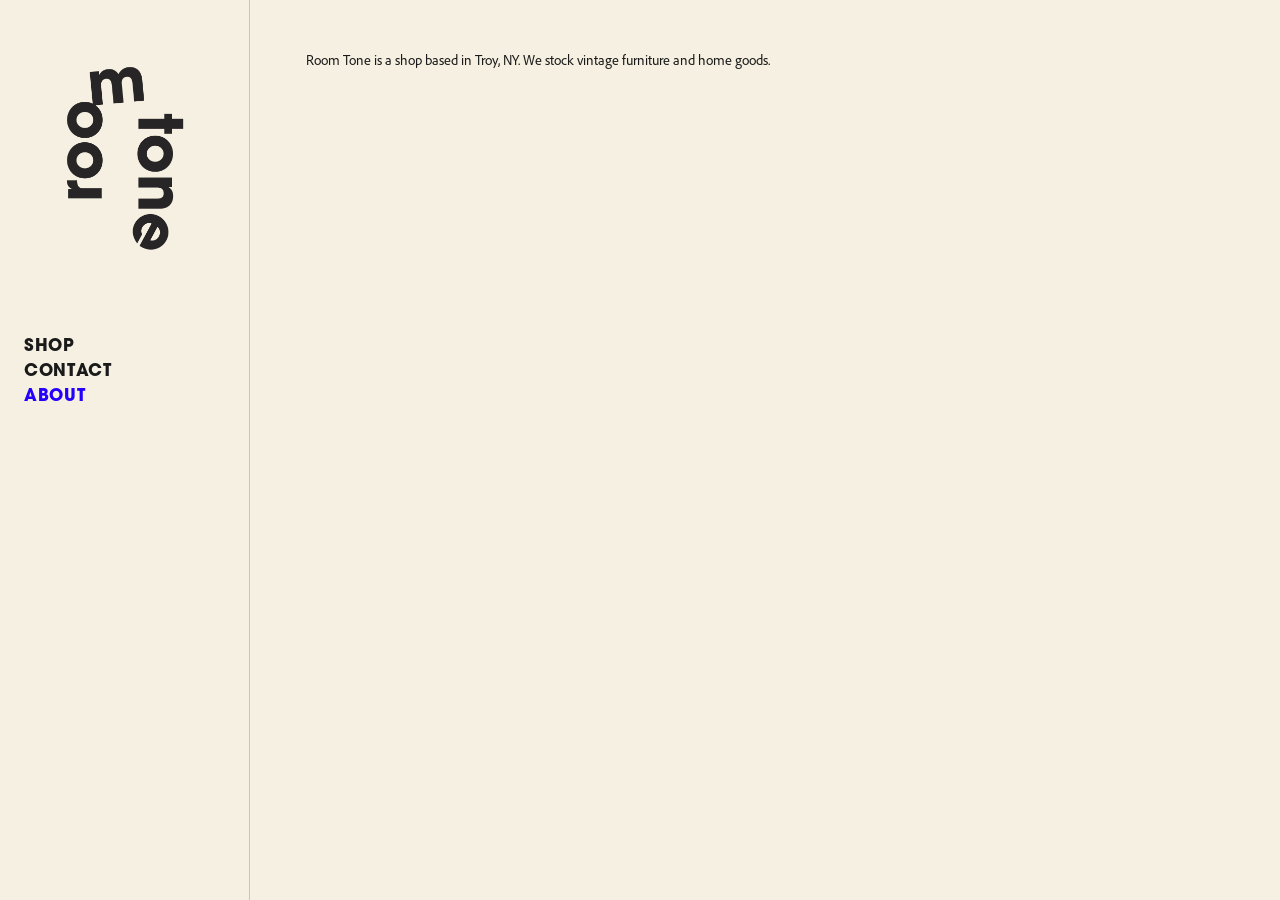
<file: about.html>
<!DOCTYPE html>
<html lang="en">
<head>
  <meta charset="UTF-8">
  <meta name="viewport" content="width=device-width, initial-scale=1.0">
  <title>About — Room Tone</title>
  <link rel="stylesheet" href="css/style.css">
</head>
<body>

  <button class="hamburger" aria-label="Toggle navigation">
    <span></span>
    <span></span>
    <span></span>
  </button>

  <div class="page-wrapper">

    <aside class="sidebar">
      <a href="index.html" class="sidebar-logo">
        <img src="Logo/Logo.png" alt="Room Tone" class="sidebar-logo-img logo-img">
      </a>
      <nav class="sidebar-nav">
        <a href="shop.html" class="sidebar-nav-main">SHOP</a>
        <ul class="category-filters is-collapsed">
          <li><a href="shop.html?cat=all"      class="cat-filter" data-cat="all">all</a></li>
          <li><a href="shop.html?cat=tables"   class="cat-filter" data-cat="tables">tables</a></li>
          <li><a href="shop.html?cat=seating"  class="cat-filter" data-cat="seating">seating</a></li>
          <li><a href="shop.html?cat=lighting" class="cat-filter" data-cat="lighting">lighting</a></li>
          <li><a href="shop.html?cat=storage"  class="cat-filter" data-cat="storage">storage</a></li>
          <li><a href="shop.html?cat=textiles" class="cat-filter" data-cat="textiles">textiles</a></li>
          <li><a href="shop.html?cat=art"      class="cat-filter" data-cat="art">art + mirrors</a></li>
          <li><a href="shop.html?cat=objects"  class="cat-filter" data-cat="objects">objects</a></li>
        </ul>
        <a href="contact.html" class="sidebar-nav-main">CONTACT</a>
        <a href="about.html"   class="sidebar-nav-main active">ABOUT</a>
      </nav>
    </aside>

    <main class="main-content">
      <p class="about-text">
        Room Tone is a shop based in Troy, NY. We stock vintage furniture and home goods.
      </p>

      <script>
      </script>
    </main>

  </div>

  <script src="js/nav.js"></script>

</body>
</html>
</file>
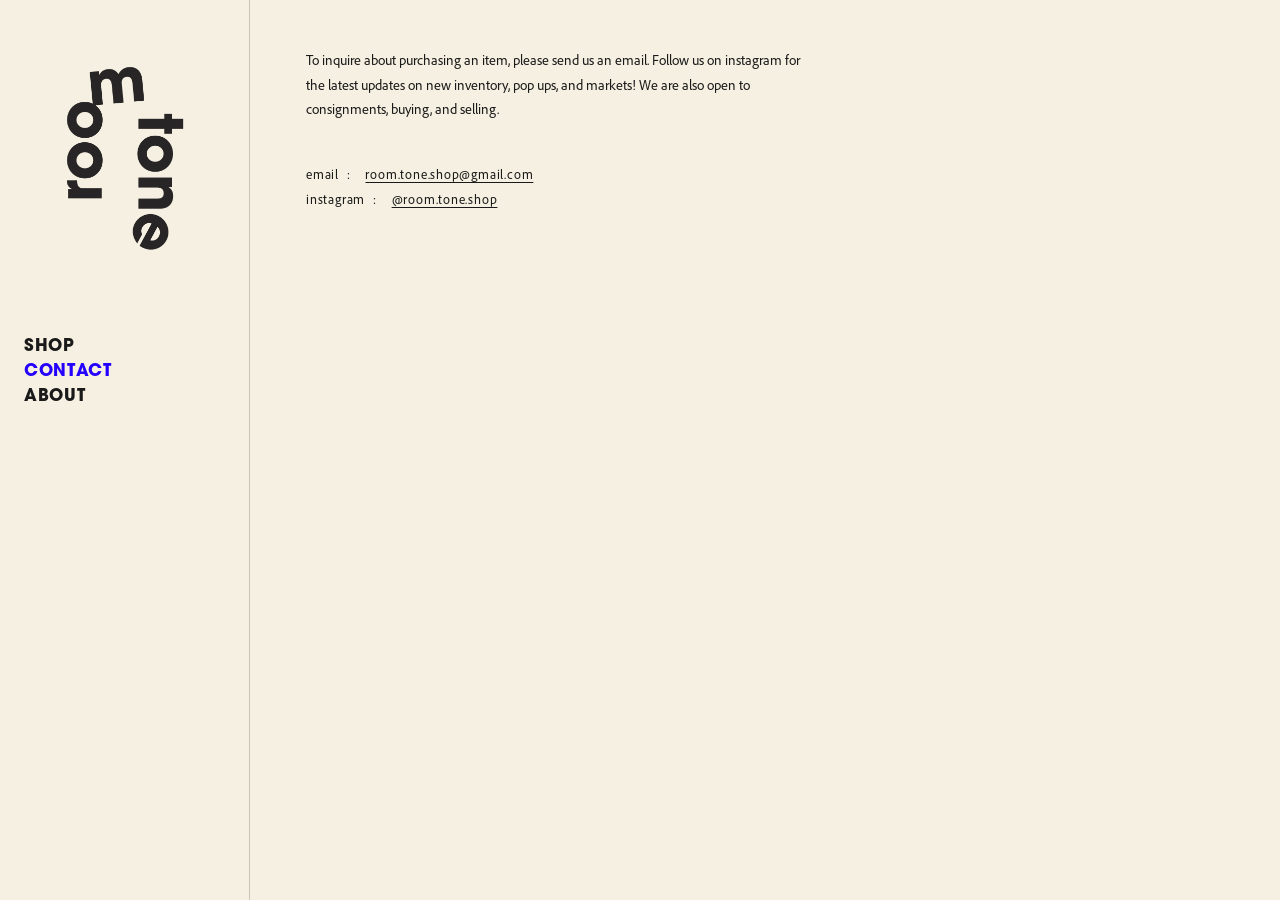
<file: contact.html>
<!DOCTYPE html>
<html lang="en">
<head>
  <meta charset="UTF-8">
  <meta name="viewport" content="width=device-width, initial-scale=1.0">
  <title>Contact — Room Tone</title>
  <link rel="stylesheet" href="css/style.css">
</head>
<body>

  <button class="hamburger" aria-label="Toggle navigation">
    <span></span>
    <span></span>
    <span></span>
  </button>

  <div class="page-wrapper">

    <aside class="sidebar">
      <a href="index.html" class="sidebar-logo">
        <img src="Logo/Logo.png" alt="Room Tone" class="sidebar-logo-img logo-img">
      </a>
      <nav class="sidebar-nav">
        <a href="shop.html"    class="sidebar-nav-main">SHOP</a>
        <ul class="category-filters is-collapsed">
          <li><a href="shop.html?cat=all"      class="cat-filter" data-cat="all">all</a></li>
          <li><a href="shop.html?cat=tables"   class="cat-filter" data-cat="tables">tables</a></li>
          <li><a href="shop.html?cat=seating"  class="cat-filter" data-cat="seating">seating</a></li>
          <li><a href="shop.html?cat=lighting" class="cat-filter" data-cat="lighting">lighting</a></li>
          <li><a href="shop.html?cat=storage"  class="cat-filter" data-cat="storage">storage</a></li>
          <li><a href="shop.html?cat=textiles" class="cat-filter" data-cat="textiles">textiles</a></li>
          <li><a href="shop.html?cat=art"      class="cat-filter" data-cat="art">art + mirrors</a></li>
          <li><a href="shop.html?cat=objects"  class="cat-filter" data-cat="objects">objects</a></li>
        </ul>
        <a href="contact.html" class="sidebar-nav-main active">CONTACT</a>
        <a href="about.html"   class="sidebar-nav-main">ABOUT</a>
      </nav>
    </aside>

    <main class="main-content">
      <p class="contact-body-text">
        To inquire about purchasing an item, please send us an email. Follow us on instagram
        for the latest updates on new inventory, pop ups, and markets! We are also open to
        consignments, buying, and selling.
      </p>

      <div class="contact-details">
        <p class="contact-line">
          email &nbsp;:&nbsp;&nbsp;&nbsp;
          <a href="mailto:room.tone.shop@gmail.com">room.tone.shop@gmail.com</a>
        </p>
        <p class="contact-line">
          instagram &nbsp;:&nbsp;&nbsp;&nbsp;
          <a href="https://instagram.com/room.tone.shop" target="_blank" rel="noopener">@room.tone.shop</a>
        </p>
      </div>
    </main>

  </div>

  <script src="js/nav.js"></script>

</body>
</html>
</file>
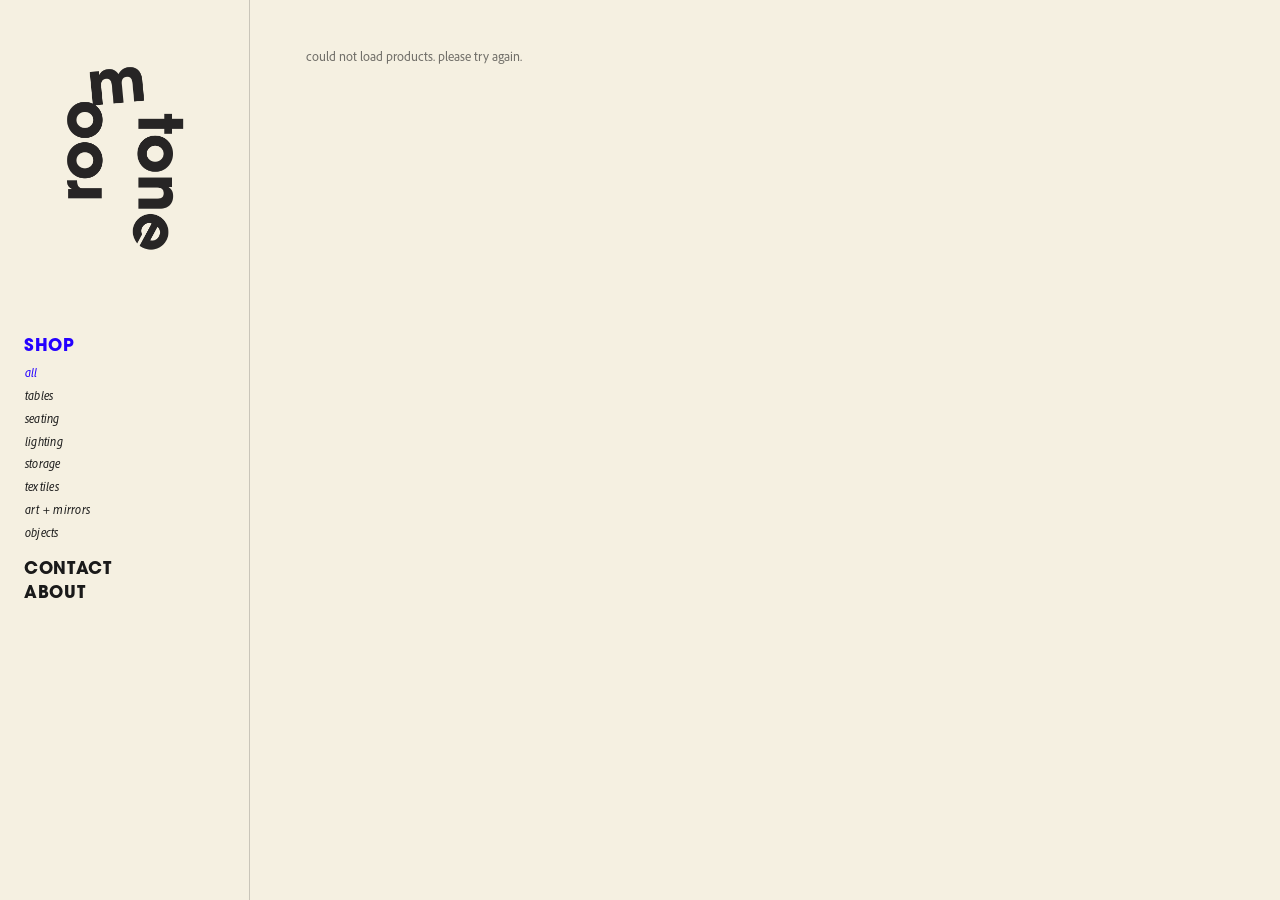
<file: product.html>
<!DOCTYPE html>
<html lang="en">
<head>
  <meta charset="UTF-8">
  <meta name="viewport" content="width=device-width, initial-scale=1.0">
  <title>Lounge Chair — Room Tone</title>
  <link rel="stylesheet" href="css/style.css">
</head>
<body>

  <button class="hamburger" aria-label="Toggle navigation">
    <span></span>
    <span></span>
    <span></span>
  </button>

  <div class="page-wrapper">

    <aside class="sidebar">
      <a href="index.html" class="sidebar-logo">
        <img src="Logo/Logo.png" alt="Room Tone" class="sidebar-logo-img logo-img">
      </a>
      <nav class="sidebar-nav">
        <a href="shop.html" class="sidebar-nav-main active">SHOP</a>
        <ul class="category-filters">
          <li><a href="shop.html?cat=all"      class="cat-filter" data-cat="all">all</a></li>
          <li><a href="shop.html?cat=tables"   class="cat-filter" data-cat="tables">tables</a></li>
          <li><a href="shop.html?cat=seating"  class="cat-filter" data-cat="seating">seating</a></li>
          <li><a href="shop.html?cat=lighting" class="cat-filter" data-cat="lighting">lighting</a></li>
          <li><a href="shop.html?cat=storage"  class="cat-filter" data-cat="storage">storage</a></li>
          <li><a href="shop.html?cat=textiles" class="cat-filter" data-cat="textiles">textiles</a></li>
          <li><a href="shop.html?cat=art"      class="cat-filter" data-cat="art">art + mirrors</a></li>
          <li><a href="shop.html?cat=objects"  class="cat-filter" data-cat="objects">objects</a></li>
        </ul>
        <a href="contact.html" class="sidebar-nav-main">CONTACT</a>
        <a href="about.html"   class="sidebar-nav-main">ABOUT</a>
      </nav>
    </aside>

    <main class="main-content"></main>

  </div>

  <script src="js/sheets.js"></script>
  <script>
    (function () {
      function esc(s) {
        return String(s)
          .replace(/&/g, '&amp;').replace(/</g, '&lt;')
          .replace(/>/g, '&gt;').replace(/"/g, '&quot;');
      }

      function loadImg(imgEl, src) {
        imgEl.src = src;
        if (src.slice(-5) === '.webp') {
          var base = src.slice(0, -5);
          var fallbacks = ['.png', '.jpg'];
          var i = 0;
          imgEl.onerror = function () {
            if (i < fallbacks.length) {
              this.src = base + fallbacks[i++];
            } else {
              this.onerror = null;
            }
          };
        }
      }

      var params = new URLSearchParams(window.location.search);
      var slug   = params.get('item');
      if (!slug) { window.location.href = 'shop.html'; return; }

      var main = document.querySelector('.main-content');
      main.innerHTML = '<p style="font-style:italic;font-family:inherit;font-size:0.82rem;opacity:0.6;padding:0.25rem 0">loading\u2026</p>';

      RoomToneSheets.fetchProductBySlug(slug)
        .then(function (product) {
          if (!product) {
            main.innerHTML = '<p style="font-family:inherit;font-size:0.82rem;">item not found.</p>';
            return;
          }

          document.title = product.name + ' \u2014 Room Tone';
          /* images[] holds carousel base paths; thumbnail is the shop-grid image.
             If there are no carousel images, fall back to showing the thumbnail. */
          var hasCarousel = product.images.length > 0;
          var hasMultiple = product.images.length > 1;
          var firstSrc    = hasCarousel ? product.images[0] : product.thumbnail;
          main.innerHTML  = '';

          /* ---- article ---- */
          var article = document.createElement('article');
          article.className = 'product-detail';

          /* -- images column -- */
          var imagesCol = document.createElement('div');
          imagesCol.className = 'product-images-col';

          var wrapper = document.createElement('div');
          wrapper.className = 'carousel-wrapper';

          var mainImg = document.createElement('img');
          mainImg.id = 'carousel-main';
          mainImg.alt = product.name;
          loadImg(mainImg, firstSrc);
          mainImg.className = 'carousel-main';
          wrapper.appendChild(mainImg);

          if (hasMultiple) {
            var prevBtn = document.createElement('button');
            prevBtn.id = 'carousel-prev';
            prevBtn.className = 'carousel-btn prev';
            prevBtn.setAttribute('aria-label', 'Previous image');
            prevBtn.innerHTML = '&lsaquo;';

            var nextBtn = document.createElement('button');
            nextBtn.id = 'carousel-next';
            nextBtn.className = 'carousel-btn next';
            nextBtn.setAttribute('aria-label', 'Next image');
            nextBtn.innerHTML = '&rsaquo;';

            wrapper.appendChild(prevBtn);
            wrapper.appendChild(nextBtn);
          }
          imagesCol.appendChild(wrapper);

          if (hasMultiple) {
            var thumbsDiv = document.createElement('div');
            thumbsDiv.className = 'carousel-thumbs';
            product.images.forEach(function (src, i) {
              var thumb = document.createElement('img');
              thumb.alt = product.name + ' view ' + (i + 1);
              loadImg(thumb, src);
              thumb.className = 'carousel-thumb' + (i === 0 ? ' active' : '');
              thumbsDiv.appendChild(thumb);
            });
            imagesCol.appendChild(thumbsDiv);
          }
          article.appendChild(imagesCol);

          /* -- info column -- */
          var infoCol = document.createElement('div');
          infoCol.className = 'product-info-col';

          var namePrice = document.createElement('p');
          namePrice.className = 'product-name-price';
          namePrice.innerHTML = esc(product.name.toLowerCase()) +
            ' &nbsp; $' + Number(product.price).toLocaleString();
          infoCol.appendChild(namePrice);

          [
            { label: 'description', value: product.description },
            { label: 'dimensions',  value: product.dimensions  },
            { label: 'condition',   value: product.condition   }
          ].forEach(function (s) {
            if (!s.value) return;
            var div   = document.createElement('div');
            div.className = 'product-section';
            var lbl = document.createElement('p');
            lbl.className = 'product-section-label';
            lbl.textContent = s.label;
            div.appendChild(lbl);
            s.value.split('//').forEach(function (part) {
              part = part.trim();
              if (!part) return;
              var txt = document.createElement('p');
              txt.className = 'product-section-text';
              txt.textContent = part;
              div.appendChild(txt);
            });
            infoCol.appendChild(div);
          });

          var purchase = document.createElement('p');
          purchase.className = 'product-purchase';
          purchase.innerHTML = 'email <a href="mailto:room.tone.shop@gmail.com">room.tone.shop@gmail.com</a> to purchase';
          infoCol.appendChild(purchase);

          article.appendChild(infoCol);
          main.appendChild(article);

          /* ---- carousel logic ---- */
          if (hasMultiple) {
            var images   = product.images;
            var current  = 0;
            var thumbEls = document.querySelectorAll('.carousel-thumb');

            function goTo(idx) {
              current = (idx + images.length) % images.length;
              loadImg(mainImg, images[current]);
              thumbEls.forEach(function (t, i) {
                t.classList.toggle('active', i === current);
              });
            }

            document.getElementById('carousel-prev').addEventListener('click', function () { goTo(current - 1); });
            document.getElementById('carousel-next').addEventListener('click', function () { goTo(current + 1); });
            thumbEls.forEach(function (thumb, i) {
              thumb.addEventListener('click', function () { goTo(i); });
            });
          }
        })
        .catch(function () {
          main.innerHTML = '<p style="font-family:inherit;font-size:0.82rem;opacity:0.6">could not load item. please try again.</p>';
        });
    })();
  </script>
  <script src="js/nav.js"></script>

</body>
</html>
</file>
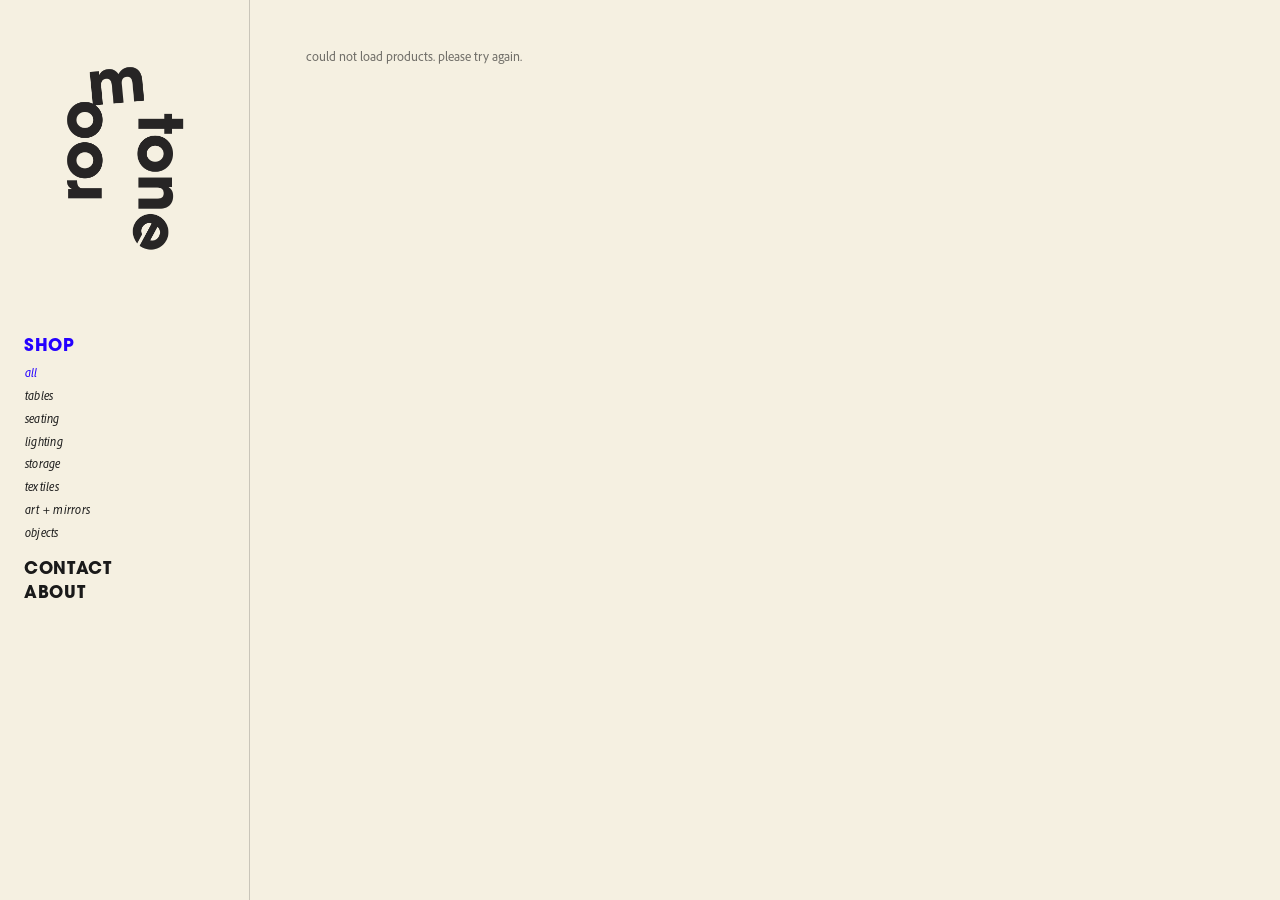
<file: shop.html>
<!DOCTYPE html>
<html lang="en">
<head>
  <meta charset="UTF-8">
  <meta name="viewport" content="width=device-width, initial-scale=1.0">
  <title>Shop — Room Tone</title>
  <link rel="stylesheet" href="css/style.css">
</head>
<body>

  <button class="hamburger" aria-label="Toggle navigation">
    <span></span>
    <span></span>
    <span></span>
  </button>

  <div class="page-wrapper">

    <aside class="sidebar">
      <a href="index.html" class="sidebar-logo">
        <img src="Logo/Logo.png" alt="Room Tone" class="sidebar-logo-img logo-img">
      </a>
      <nav class="sidebar-nav">
        <a href="shop.html" class="sidebar-nav-main active">SHOP</a>
        <ul class="category-filters">
          <li><a href="shop.html?cat=all"      class="cat-filter" data-cat="all">all</a></li>
          <li><a href="shop.html?cat=tables"   class="cat-filter" data-cat="tables">tables</a></li>
          <li><a href="shop.html?cat=seating"  class="cat-filter" data-cat="seating">seating</a></li>
          <li><a href="shop.html?cat=lighting" class="cat-filter" data-cat="lighting">lighting</a></li>
          <li><a href="shop.html?cat=storage"  class="cat-filter" data-cat="storage">storage</a></li>
          <li><a href="shop.html?cat=textiles" class="cat-filter" data-cat="textiles">textiles</a></li>
          <li><a href="shop.html?cat=art"      class="cat-filter" data-cat="art">art + mirrors</a></li>
          <li><a href="shop.html?cat=objects"  class="cat-filter" data-cat="objects">objects</a></li>
        </ul>
        <a href="contact.html" class="sidebar-nav-main">CONTACT</a>
        <a href="about.html"   class="sidebar-nav-main">ABOUT</a>
      </nav>
    </aside>

    <main class="main-content">
      <section class="product-grid" id="product-grid"></section>
    </main>

  </div>

  <script src="js/sheets.js"></script>
  <script>
    (function () {
      var params = new URLSearchParams(window.location.search);
      var cat = params.get('cat') || 'all';

      /* Highlight active category filter link */
      document.querySelectorAll('.cat-filter').forEach(function (link) {
        link.classList.toggle('active', (link.dataset.cat || 'all') === cat);
      });

      var grid = document.getElementById('product-grid');
      grid.innerHTML = '<p style="font-style:italic;font-family:inherit;font-size:0.82rem;opacity:0.6;padding:0.25rem 0">loading\u2026</p>';

      RoomToneSheets.fetchProducts()
        .then(function (products) {
          var filtered = (cat === 'all')
            ? products
            : products.filter(function (p) { return p.type === cat; });

          if (filtered.length === 0) {
            grid.innerHTML = '<p style="font-family:inherit;font-size:0.82rem;opacity:0.6">no items found.</p>';
            return;
          }

          grid.innerHTML = '';
          filtered.forEach(function (product) {
            var a = document.createElement('a');
            a.href = 'product.html?item=' + encodeURIComponent(product.slug);
            a.className = 'product-card';
            a.dataset.category = product.type;

            var img = document.createElement('img');
            img.src = product.thumbnail;
            img.alt = product.name;
            img.className = 'product-img';

            var info = document.createElement('p');
            info.className = 'product-info';
            info.innerHTML = product.name.toLowerCase() + ' &nbsp; $' + Number(product.price).toLocaleString();

            a.appendChild(img);
            a.appendChild(info);
            grid.appendChild(a);
          });
        })
        .catch(function () {
          grid.innerHTML = '<p style="font-family:inherit;font-size:0.82rem;opacity:0.6">could not load products. please try again.</p>';
        });
    })();
  </script>
  <script src="js/nav.js"></script>

</body>
</html>
</file>
<file: css/style.css>
/* =============================================================
   ROOM TONE — style.css
   ============================================================= */

/* ---------- FONTS ---------- */
@font-face {
  font-family: 'Avant Garde';
  src: url('../Fonts/ITC Avant Garde Gothic Bold.otf') format('opentype');
  font-weight: 700;
  font-style: normal;
}

@font-face {
  font-family: 'Adobe Clean';
  src: url('../Fonts/AdobeClean-Regular.otf') format('opentype');
  font-weight: 400;
  font-style: normal;
}

@font-face {
  font-family: 'Adobe Clean';
  src: url('../Fonts/AdobeClean-It.otf') format('opentype');
  font-weight: 400;
  font-style: italic;
}

/* ---------- CSS CUSTOM PROPERTIES ---------- */
:root {
  --color-bg: #f5f0e1;
  --color-text: #1a1a1a;
  --color-accent: #2400ff;
  --sidebar-width: 250px;
  --font-heading: 'Avant Garde', 'Century Gothic', 'Futura', 'Arial Black', sans-serif;
  --font-body: 'Adobe Clean', 'Helvetica Neue', 'Segoe UI', Arial, sans-serif;
}

/* ---------- RESET ---------- */
*, *::before, *::after {
  box-sizing: border-box;
  margin: 0;
  padding: 0;
}

html {
  background-color: var(--color-bg);
}

body {
  background-color: var(--color-bg);
  color: var(--color-text);
  font-family: var(--font-body);
  min-height: 100vh;
}

a {
  color: inherit;
  text-decoration: none;
}

ul, ol {
  list-style: none;
}

img {
  display: block;
  max-width: 100%;
  height: auto;
}

button {
  cursor: pointer;
}

/* ============================================================
   HOME PAGE
   ============================================================ */

.home-body {
  display: flex;
  align-items: center;
  justify-content: center;
  min-height: 100vh;
  position: relative;
}

.home-nav {
  position: fixed;
  top: 2rem;
  right: 2.5rem;
  display: flex;
  gap: 2.5rem;
  z-index: 10;
}

.home-nav a {
  font-family: var(--font-body);
  font-size: 0.78rem;
  letter-spacing: 0.22em;
  text-transform: lowercase;
  color: var(--color-text);
  transition: opacity 0.2s;
}

.home-nav a:hover {
  opacity: 0.5;
}

.home-logo-link {
  display: block;
}

.home-logo-img {
  width: min(500px, 52vw);
  height: auto;
}

/* ============================================================
   INNER PAGE LAYOUT
   ============================================================ */

.page-wrapper {
  display: flex;
  min-height: 100vh;
  overflow: hidden;
}

/* ============================================================
   SIDEBAR
   ============================================================ */

.sidebar {
  width: var(--sidebar-width);
  flex-shrink: 0;
  position: sticky;
  top: 0;
  height: 100vh;
  display: flex;
  flex-direction: column;
  padding: 2.25rem 1.5rem 2rem;
  overflow-y: auto;
  scrollbar-width: none;        /* Firefox */
  -ms-overflow-style: none;     /* IE/Edge */
  background-color: var(--color-bg);
}

.sidebar::-webkit-scrollbar {
  display: none;                /* Chrome on Windows */
}

/* Border via pseudo-element so we can control opacity */
.sidebar::after {
  content: '';
  position: absolute;
  right: 0;
  top: 0;
  bottom: 0;
  width: 1px;
  background: var(--color-text);
  opacity: 0.2;
}

.sidebar-logo {
  display: block;
  margin-bottom: 2.75rem;
  flex-shrink: 0;
}

.sidebar-logo-img {
  width: 100%;
  height: auto;
}

.sidebar-nav {
  display: flex;
  flex-direction: column;
  overflow: hidden;    
  min-width: 0;       
}

.sidebar-nav-main {
  font-family: var(--font-heading);
  font-weight: 700;
  font-size: 1.05rem;
  letter-spacing: 0.04em;
  text-transform: uppercase;
  color: var(--color-text);
  line-height: 1.2;
  display: block;
  transition: opacity 0.2s;
  padding: 0.15rem 0;
}

.sidebar-nav-main:hover {
  opacity: 0.6;
}

.sidebar-nav-main.active {
  color: var(--color-accent);
}

.sidebar-nav-main.active:hover {
  opacity: 1;
}

.category-filters {
  display: flex;
  flex-direction: column;
  gap: 0.1rem;
  margin: 0.3rem 0 0.75rem;
  padding-left: 0.05rem;
  overflow: hidden;
  max-height: 400px;
  transition: max-height 0.3s ease, margin 0.3s ease, opacity 0.25s ease;
  opacity: 1;
}

.category-filters.is-collapsed {
  max-height: 0;
  margin-top: 0;
  margin-bottom: 0;
  opacity: 0;
}


.cat-filter {
  font-family: var(--font-body);
  font-style: italic;
  font-size: 0.78rem;
  letter-spacing: 0.02em;
  color: var(--color-text);
  transition: opacity 0.2s;
  line-height: 1.7;
  display: block;
}

.cat-filter:hover {
  opacity: 0.5;
}

.cat-filter.active {
  color: var(--color-accent);
}

/* ============================================================
   MAIN CONTENT AREA
   ============================================================ */

.main-content {
  flex: 1;
  padding: 3rem 3.5rem 4rem 3.5rem;
  min-width: 0;
}

.page-title {
  font-family: var(--font-body);
  font-size: 0.82rem;
  font-weight: 400;
  letter-spacing: 0.3em;
  text-transform: lowercase;
  color: var(--color-text);
  margin-bottom: 2.75rem;
  display: block;
}

/* ============================================================
   SHOP PAGE — PRODUCT GRID
   ============================================================ */

.product-grid {
  display: grid;
  grid-template-columns: repeat(3, 1fr);
  gap: 55px 45px;
}

.product-card {
  display: block;
  cursor: pointer;
}

.product-card:hover .product-img {
  opacity: 0.78;
}

.product-img {
  width: 100%;
  height: 260px;
  object-fit: contain;
  object-position: left center;
  transition: opacity 0.22s ease;
}

.product-info {
  margin-top: 0.75rem;
  font-family: var(--font-body);
  font-size: 0.78rem;
  letter-spacing: 0.03em;
  color: var(--color-text);
  text-transform: lowercase;
}

/* ============================================================
   PRODUCT DETAIL PAGE
   ============================================================ */

.product-detail {
  display: flex;
  gap: 4.5rem;
  align-items: flex-start;
}

.product-images-col {
  flex: 0 0 54%;
  min-width: 0;
}

.carousel-wrapper {
  position: relative;
}

.carousel-main {
  width: 100%;
  height: 480px;
  object-fit: contain;
}

.carousel-btn {
  position: absolute;
  top: 0;
  bottom: 0;
  width: 50%;
  background: none;
  border: none;
  color: var(--color-text);
  font-size: 1.2rem;
  opacity: 0.45;
  transition: opacity 0.2s;
  font-family: var(--font-body);
  display: flex;
  align-items: center;
  padding: 0 0.75rem;
}

.carousel-btn:hover {
  opacity: 1;
}

.carousel-btn.prev {
  left: 0;
  justify-content: flex-start;
}

.carousel-btn.next {
  right: 0;
  justify-content: flex-end;
}

.carousel-thumbs {
  display: flex;
  gap: 0.6rem;
  margin-top: 0.9rem;
  flex-wrap: wrap;
}

.carousel-thumb {
  width: 68px;
  height: 68px;
  object-fit: contain;
  cursor: pointer;
  opacity: 0.42;
  transition: opacity 0.2s;
  flex-shrink: 0;
  border: none;
  background: none;
  padding: 0;
  display: block;
}

.carousel-thumb:hover,
.carousel-thumb.active {
  opacity: 1;
}

.product-info-col {
  flex: 1;
  min-width: 0;
  padding-top: 0.5rem;
}

.product-name-price {
  font-family: var(--font-body);
  font-size: 1rem;
  font-weight: 400;
  letter-spacing: 0.03em;
  text-transform: lowercase;
  color: var(--color-text);
  margin-bottom: 2.25rem;
  line-height: 1.4;
}

.product-section {
  margin-bottom: 1.4rem;
}

.product-section-label {
  font-family: var(--font-body);
  font-size: 0.7rem;
  letter-spacing: 0.12em;
  text-transform: lowercase;
  color: var(--color-text);
  opacity: 0.55;
  margin-bottom: 0.35rem;
}

.product-section-text {
  font-family: var(--font-body);
  font-size: 0.8rem;
  line-height: 1.7;
  color: var(--color-text);
}

.product-purchase {
  margin-top: 2.75rem;
  font-family: var(--font-body);
  font-size: 0.78rem;
  letter-spacing: 0.02em;
  color: var(--color-text);
}

.product-purchase a {
  text-decoration: underline;
  text-underline-offset: 3px;
}

/* ============================================================
   ABOUT PAGE
   ============================================================ */

.about-text {
  font-family: var(--font-body);
  font-size: 0.88rem;
  line-height: 1.75;
  color: var(--color-text);
  max-width: 540px;
}

/* ============================================================
   CONTACT FORM (about page)
   ============================================================ */

.contact-form {
  margin-top: 2.5rem;
  max-width: 380px;
  display: flex;
  flex-direction: column;
  gap: 1.25rem;
}

.form-field {
  display: flex;
  flex-direction: column;
  gap: 0.35rem;
}

.form-field label {
  font-family: var(--font-body);
  font-size: 0.7rem;
  letter-spacing: 0.12em;
  text-transform: lowercase;
  color: var(--color-text);
  opacity: 0.55;
}

.form-field input,
.form-field textarea {
  font-family: var(--font-body);
  font-size: 0.82rem;
  color: var(--color-text);
  background: transparent;
  border: none;
  border-bottom: 1px solid var(--color-text);
  padding: 0.3rem 0;
  outline: none;
  width: 100%;
  opacity: 0.85;
}

.form-field input:focus,
.form-field textarea:focus {
  opacity: 1;
}

.form-field textarea {
  resize: vertical;
  line-height: 1.6;
}

.form-submit {
  align-self: flex-start;
  font-family: var(--font-body);
  font-size: 0.78rem;
  letter-spacing: 0.1em;
  text-transform: lowercase;
  background: none;
  border: none;
  color: var(--color-text);
  padding: 0;
  cursor: pointer;
  margin-top: 0.25rem;
  text-decoration: underline;
  text-underline-offset: 3px;
  transition: opacity 0.2s;
}

.form-submit:hover {
  opacity: 0.55;
}

.form-footer {
  display: flex;
  align-items: baseline;
  gap: 1.25rem;
}

.form-confirm {
  font-family: var(--font-body);
  font-size: 0.72rem;
  letter-spacing: 0.08em;
  color: var(--color-text);
  opacity: 0.55;
}

/* ============================================================
   CONTACT PAGE
   ============================================================ */

.contact-body-text {
  font-family: var(--font-body);
  font-size: 0.88rem;
  line-height: 1.75;
  color: var(--color-text);
  max-width: 500px;
  margin-bottom: 2.75rem;
}

.contact-details {
  display: flex;
  flex-direction: column;
  gap: 0.55rem;
}

.contact-line {
  font-family: var(--font-body);
  font-size: 0.82rem;
  letter-spacing: 0.06em;
  color: var(--color-text);
}

.contact-line a {
  text-decoration: underline;
  text-underline-offset: 3px;
  transition: opacity 0.2s;
}

.contact-line a:hover {
  opacity: 0.6;
}

/* hamburger kept in HTML for backwards compat but never shown */
.hamburger { display: none !important; }

/* ============================================================
   RESPONSIVE — 768px: sidebar → top nav bar
   ============================================================ */

@media (max-width: 768px) {
  .page-wrapper {
    flex-direction: column;
  }

  /* Sidebar becomes a fixed horizontal top bar */
  .sidebar {
    position: fixed;
    top: 0;
    left: 0;
    right: 0;
    width: 100%;
    height: auto;
    flex-direction: row;
    align-items: center;
    justify-content: space-between;
    padding: 0.85rem 1.25rem;
    overflow: visible;   /* allow dropdown to escape */
    z-index: 90;
  }

  /* Border on bottom instead of right */
  .sidebar::after {
    top: auto;
    right: 0;
    bottom: 0;
    left: 0;
    width: 100%;
    height: 1px;
  }

  .sidebar-logo {
    margin-bottom: 0;
    flex-shrink: 0;
  }

  .sidebar-logo-img {
    width: 60px;
  }

  /* Nav links sit in a row */
  .sidebar-nav {
    flex-direction: row;
    align-items: center;
    gap: 1.1rem;
  }

  .sidebar-nav-main {
    font-size: 0.68rem;
    letter-spacing: 0.07em;
    padding: 0;
  }

  /* Category filters drop down below the nav bar */
  .category-filters {
    position: absolute;
    top: 100%;
    left: 0;
    right: 0;
    flex-direction: row;
    flex-wrap: wrap;
    gap: 0.3rem 1rem;
    padding: 0.7rem 1.25rem;
    margin: 0;
    background-color: var(--color-bg);
    border-bottom: 1px solid var(--color-text);
    opacity: 0.9;
    /* override desktop max-height to keep transition snappy */
    max-height: 120px;
  }

  .category-filters.is-collapsed {
    max-height: 0;
    padding-top: 0;
    padding-bottom: 0;
    border-bottom-width: 0;
    margin-bottom: 0;
    opacity: 0;
  }

  .cat-filter {
    font-size: 0.7rem;
    line-height: 1.4;
  }

  /* Push content below the fixed nav bar */
  .main-content {
    margin-top: 5rem;
    padding: 5rem 1.5rem 2.5rem;
  }

  .product-grid {
    grid-template-columns: repeat(2, 1fr);
    gap: 32px 22px;
  }

  .product-detail {
    flex-direction: column;
    gap: 2.5rem;
  }

  .product-images-col {
    flex: 0 0 auto;
    width: 100%;
  }

  .carousel-main {
    height: 320px;
  }

  .home-logo-img {
    width: min(80vw, 380px);
  }
}

@media (max-width: 480px) {
  .product-grid {
    grid-template-columns: 1fr;
    gap: 36px 0;
  }

  .main-content {
    padding: 5rem 1.25rem 2rem;
  }

  .product-detail {
    gap: 2rem;
  }
}
</file>
